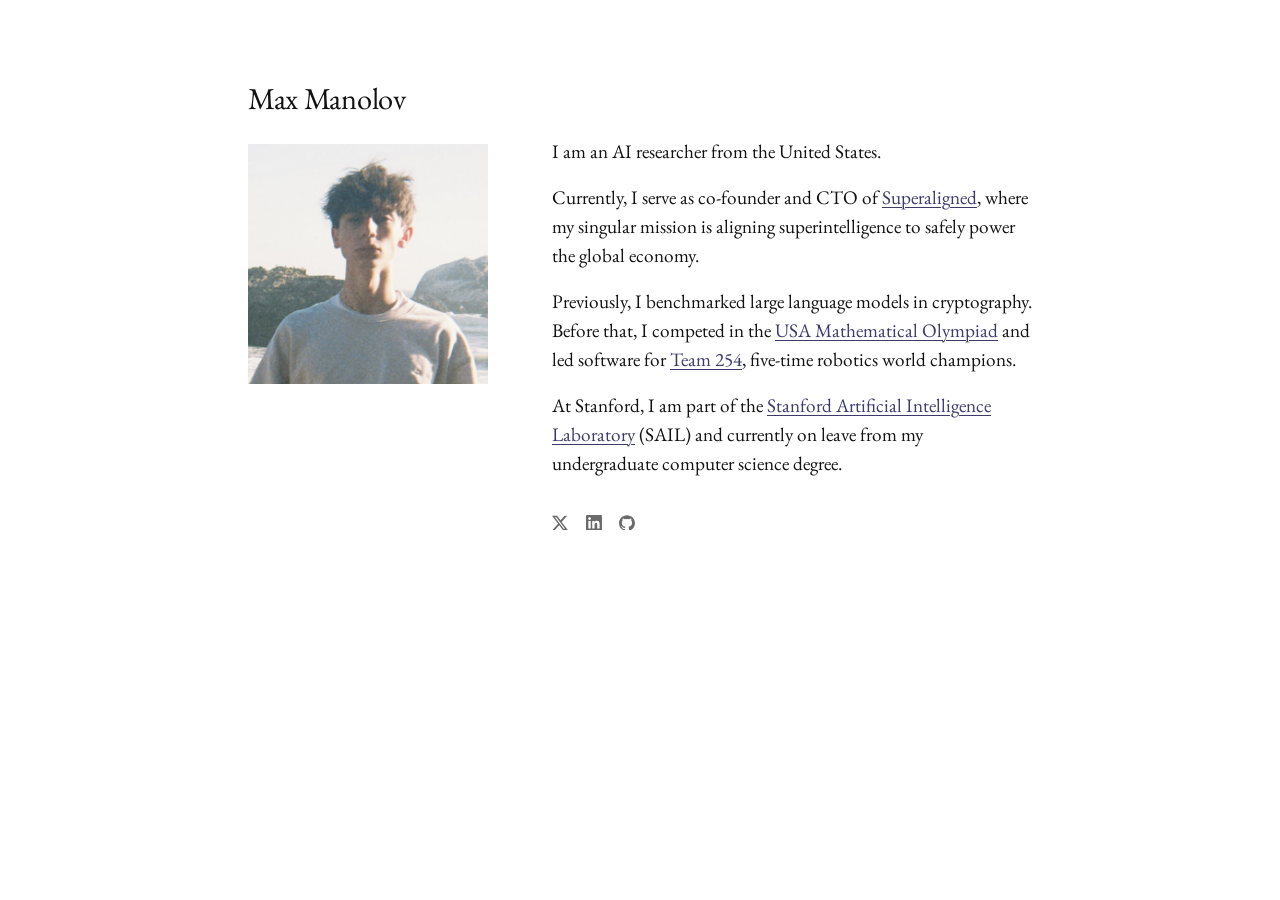
<file: index.html>
<!doctype html>
<html lang="en">
  <head>
    <meta charset="UTF-8">
    <meta name="viewport" content="width=device-width, initial-scale=1.0">
    <meta name="description" content="Max Manolov is an AI researcher and the co-founder and CTO of Superaligned.">
    <meta name="theme-color" content="#ffffff">
    <title>Max Manolov</title>

    <link rel="canonical" href="https://maxmanolov.com/">

    <link rel="icon" type="image/png" sizes="32x32" href="/favicon-32x32.png?v=1794992737">
    <link rel="icon" type="image/png" sizes="16x16" href="/favicon-16x16.png?v=1794992737">
    <link rel="icon" href="/favicon.ico?v=1794992737" sizes="48x48">
    <link rel="apple-touch-icon" sizes="180x180" href="/apple-touch-icon.png?v=1794992737">
    <link rel="manifest" href="/site.webmanifest?v=1794992737">
    <meta name="apple-mobile-web-app-title" content="Max Manolov">

    <meta property="og:type" content="website">
    <meta property="og:site_name" content="Max Manolov">
    <meta property="og:url" content="https://maxmanolov.com/">
    <meta property="og:title" content="Max Manolov">
    <meta property="og:description" content="AI researcher and co-founder and CTO of Superaligned.">
    <meta property="og:image" content="https://maxmanolov.com/og.jpg">
    <meta property="og:image:type" content="image/jpeg">
    <meta property="og:image:width" content="1200">
    <meta property="og:image:height" content="630">
    <meta property="og:image:alt" content="Max Manolov, AI researcher and co-founder and CTO of Superaligned">
    <meta name="twitter:card" content="summary_large_image">
    <meta name="twitter:title" content="Max Manolov">
    <meta name="twitter:description" content="AI researcher and co-founder and CTO of Superaligned.">
    <meta name="twitter:image" content="https://maxmanolov.com/og.jpg">

    <link rel="preconnect" href="https://fonts.googleapis.com">
    <link rel="preconnect" href="https://fonts.gstatic.com" crossorigin>
    <link href="https://fonts.googleapis.com/css2?family=EB+Garamond:ital,wght@0,400;0,500;1,400&display=swap" rel="stylesheet">
    <link rel="stylesheet" href="style.css?v=1794992427">
  </head>
  <body>
    <main>
      <h1>Max Manolov</h1>
      <img class="portrait" src="photo.jpg?v=1794992427" width="520" height="520" alt="Portrait of Max Manolov">

      <div class="bio">
        <p>I am an AI researcher from the United States.</p>
        <p>
          Currently, I serve as co-founder and CTO of <a href="https://superaligned.com" target="_blank" rel="noreferrer">Superaligned</a>,
          where my singular mission is aligning superintelligence to safely
          power the global economy.
        </p>
        <p>
          Previously, I benchmarked large language models in cryptography.
          Before that, I competed in the
          <a href="https://en.wikipedia.org/wiki/United_States_of_America_Mathematical_Olympiad" target="_blank" rel="noreferrer">USA Mathematical Olympiad</a>
          and led software for
          <a href="https://www.team254.com" target="_blank" rel="noreferrer">Team 254</a>,
          five-time robotics world champions.
        </p>
        <p>
          At Stanford, I am part of the <a href="https://x.com/StanfordAILab" target="_blank" rel="noreferrer">Stanford Artificial Intelligence Laboratory</a> (SAIL)
          and currently on leave from my undergraduate computer science degree.
        </p>

        <nav class="links" aria-label="Social profiles">
          <a href="https://x.com/maxmanolov" target="_blank" rel="noreferrer" aria-label="X"><svg viewBox="0 0 24 24" aria-hidden="true" focusable="false">
            <path d="M18.901 1.153h3.68l-8.04 9.19L24 22.846h-7.406l-5.8-7.584-6.638 7.584H.474l8.6-9.83L0 1.154h7.594l5.243 6.932ZM17.61 20.644h2.039L6.486 3.24H4.298Z"/>
          </svg></a>
          <a href="https://www.linkedin.com/in/maxmanolov" target="_blank" rel="noreferrer" aria-label="LinkedIn"><svg viewBox="0 0 24 24" aria-hidden="true" focusable="false">
            <path d="M20.447 20.452h-3.554v-5.569c0-1.328-.027-3.037-1.852-3.037-1.853 0-2.136 1.445-2.136 2.939v5.667H9.351V9h3.414v1.561h.046c.477-.9 1.637-1.85 3.37-1.85 3.601 0 4.267 2.37 4.267 5.455v6.286zM5.337 7.433c-1.144 0-2.063-.926-2.063-2.065 0-1.138.92-2.063 2.063-2.063 1.14 0 2.064.925 2.064 2.063 0 1.139-.925 2.065-2.064 2.065zm1.782 13.019H3.555V9h3.564v11.452zM22.225 0H1.771C.792 0 0 .774 0 1.729v20.542C0 23.227.792 24 1.771 24h20.451C23.2 24 24 23.227 24 22.271V1.729C24 .774 23.2 0 22.222 0h.003z"/>
          </svg></a>
          <a href="https://github.com/maxmanolov" target="_blank" rel="noreferrer" aria-label="GitHub"><svg viewBox="0 0 24 24" aria-hidden="true" focusable="false">
            <path d="M12 .297c-6.63 0-12 5.373-12 12 0 5.303 3.438 9.8 8.205 11.385.6.113.82-.258.82-.577 0-.285-.01-1.04-.015-2.04-3.338.724-4.042-1.61-4.042-1.61C4.422 18.07 3.633 17.7 3.633 17.7c-1.087-.744.084-.729.084-.729 1.205.084 1.838 1.236 1.838 1.236 1.07 1.835 2.809 1.305 3.495.998.108-.776.417-1.305.76-1.605-2.665-.3-5.466-1.332-5.466-5.93 0-1.31.465-2.38 1.235-3.22-.135-.303-.54-1.523.105-3.176 0 0 1.005-.322 3.3 1.23.96-.267 1.98-.399 3-.405 1.02.006 2.04.138 3 .405 2.28-1.552 3.285-1.23 3.285-1.23.645 1.653.24 2.873.12 3.176.765.84 1.23 1.91 1.23 3.22 0 4.61-2.805 5.625-5.475 5.92.42.36.81 1.096.81 2.22 0 1.606-.015 2.896-.015 3.286 0 .315.21.69.825.57C20.565 22.092 24 17.592 24 12.297c0-6.627-5.373-12-12-12"/>
          </svg></a>
        </nav>
      </div>
    </main>
  </body>
</html>
</file>
<file: style.css>
:root {
  --bg: #ffffff;
  --text: #111111;
  --muted: #6b6b6b;
  --link: #3b3a6b;
}

* { box-sizing: border-box; }

html { -webkit-text-size-adjust: 100%; }

body {
  margin: 0;
  background: var(--bg);
  color: var(--text);
  font-family: "EB Garamond", Garamond, "Times New Roman", serif;
  font-size: 1.2rem;
  line-height: 1.5;
  -webkit-font-smoothing: antialiased;
}

h1 {
  margin: 0;
  font-family: "EB Garamond", Garamond, serif;
  font-weight: 400;
  font-size: 1.9rem;
  letter-spacing: -0.01em;
  line-height: 1.2;
}

main {
  display: grid;
  grid-template-columns: minmax(0, 15rem) minmax(0, 30rem);
  column-gap: 4rem;
  row-gap: 1.75rem;
  justify-content: center;
  align-items: start;
  padding: 5rem 2.75rem 5rem;
}

h1 { grid-column: 1 / -1; }

.portrait {
  display: block;
  grid-column: 1;
  width: 100%;
  height: auto;
  aspect-ratio: 1;
  object-fit: cover;
}

.bio { grid-column: 2; margin-top: -0.35em; }

.bio p { margin: 0 0 1.1rem; }

a {
  color: var(--link);
  text-decoration: underline;
  text-decoration-thickness: 1px;
  text-underline-offset: 0.18em;
}

a:hover { color: var(--text); }

.links {
  display: flex;
  flex-wrap: wrap;
  align-items: center;
  gap: 1.1rem;
  margin-top: 2.25rem;
  font-size: 0.95rem;
  color: var(--muted);
}

.links a {
  display: inline-flex;
  align-items: center;
  gap: 0.4rem;
  color: var(--muted);
  text-decoration: none;
}

.links a:hover { color: var(--text); }

.links svg {
  width: 1.05em;
  height: 1.05em;
  fill: currentColor;
}


@media (max-width: 900px) {
  h1 { font-size: 1.7rem; }
  main {
    grid-template-columns: minmax(0, 1fr);
    gap: 1.5rem;
    padding: 3rem 1rem 4rem;
    max-width: 36rem;
    margin: 0 auto;
  }
  .portrait { max-width: 12rem; }
  .portrait, .bio { grid-column: 1; }
  body { font-size: 1.125rem; }
}
</file>
